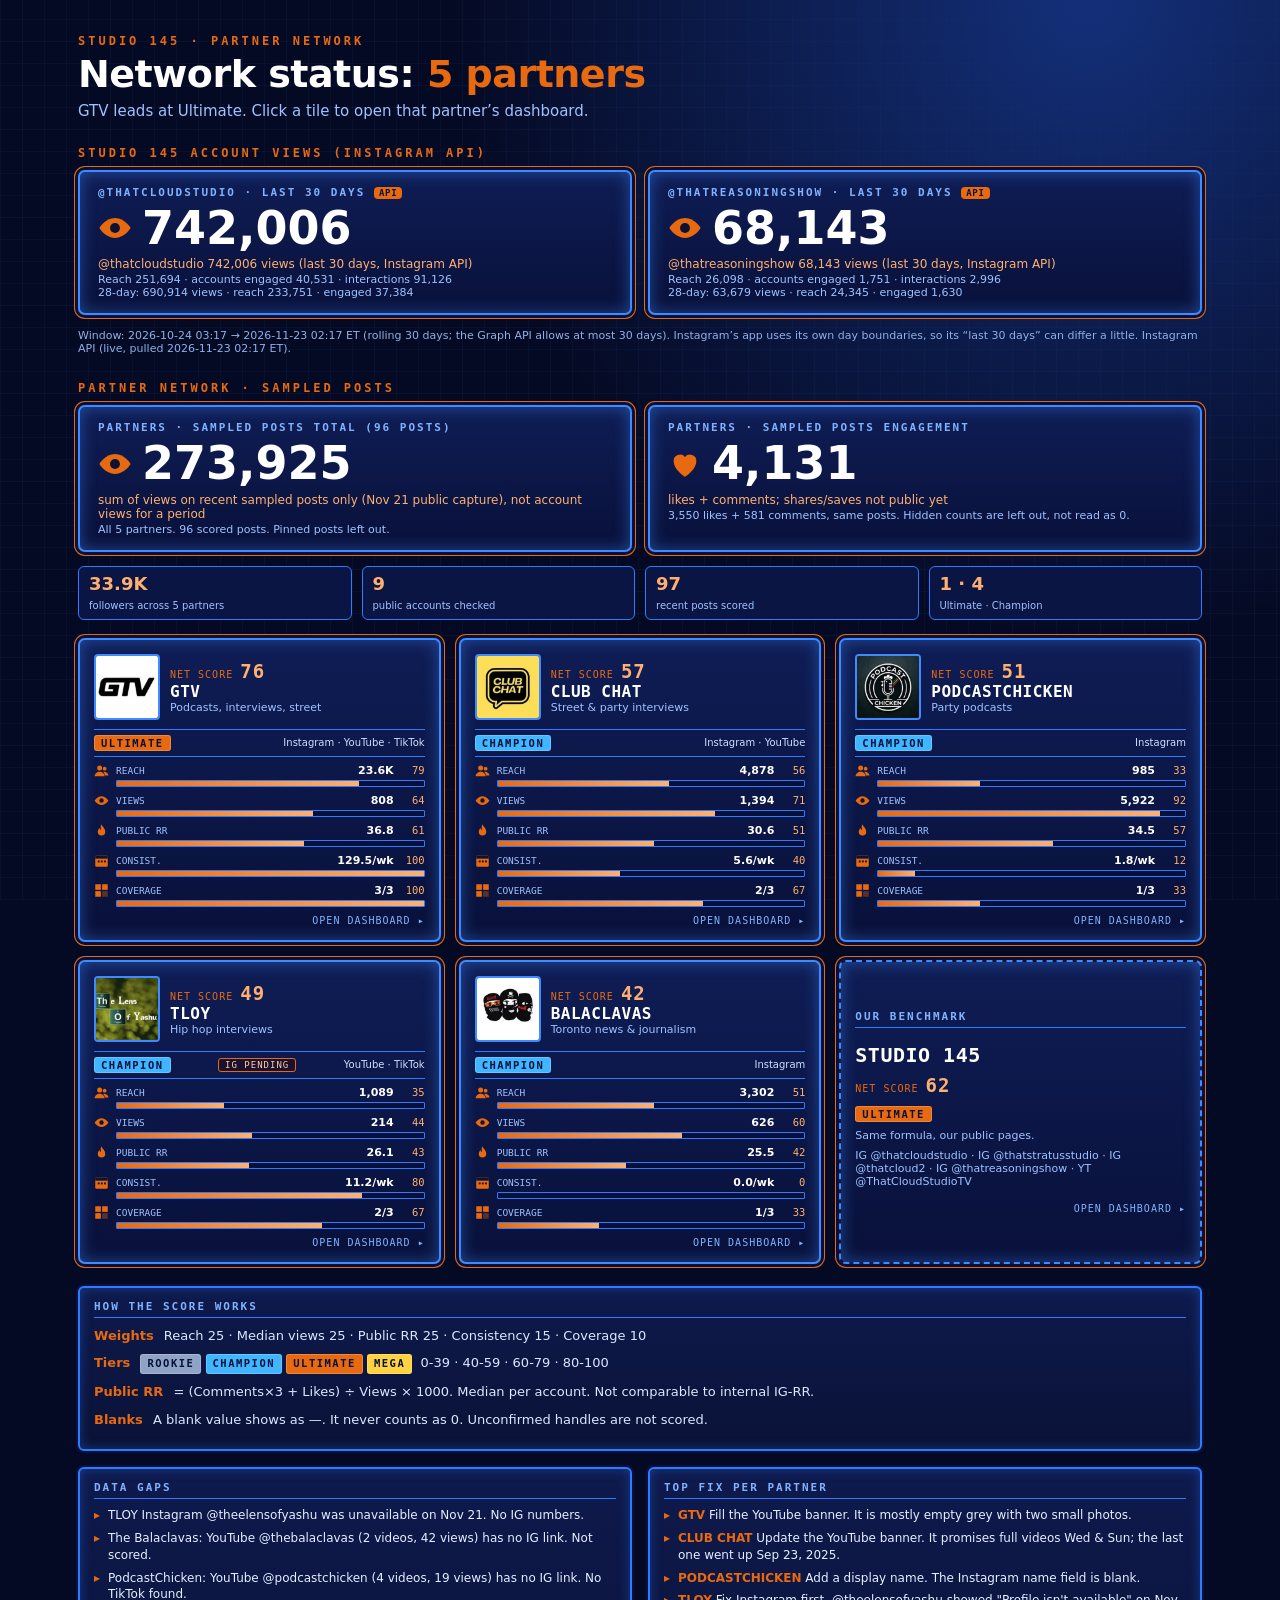
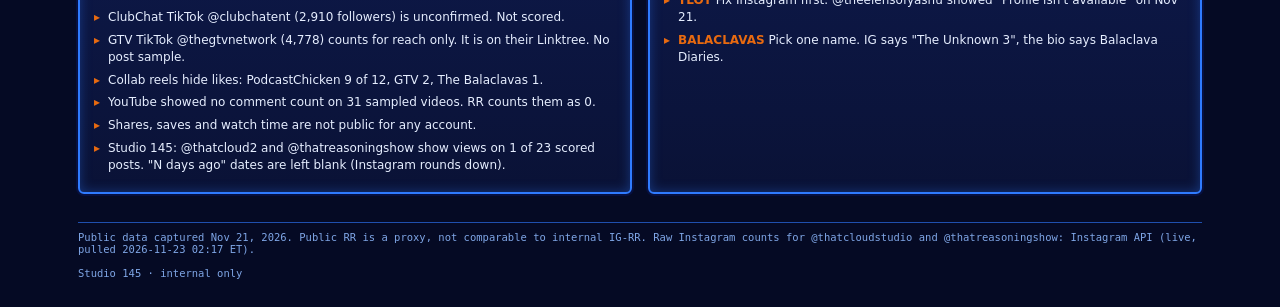
<file: index.html>
<!doctype html>
<html lang="en">
<head>
<meta charset="utf-8">
<meta name="viewport" content="width=device-width, initial-scale=1">
<meta name="robots" content="noindex, nofollow">
<title>Studio 145 · Partner Network</title>
<link rel="stylesheet" href="assets/style.css">
</head>
<body>
<main class="wrap" id="app"><div class="kicker">LOADING NETWORK DATA</div></main>
<script src="assets/common.js"></script>
<script src="assets/index.js"></script>
</body>
</html>
</file>
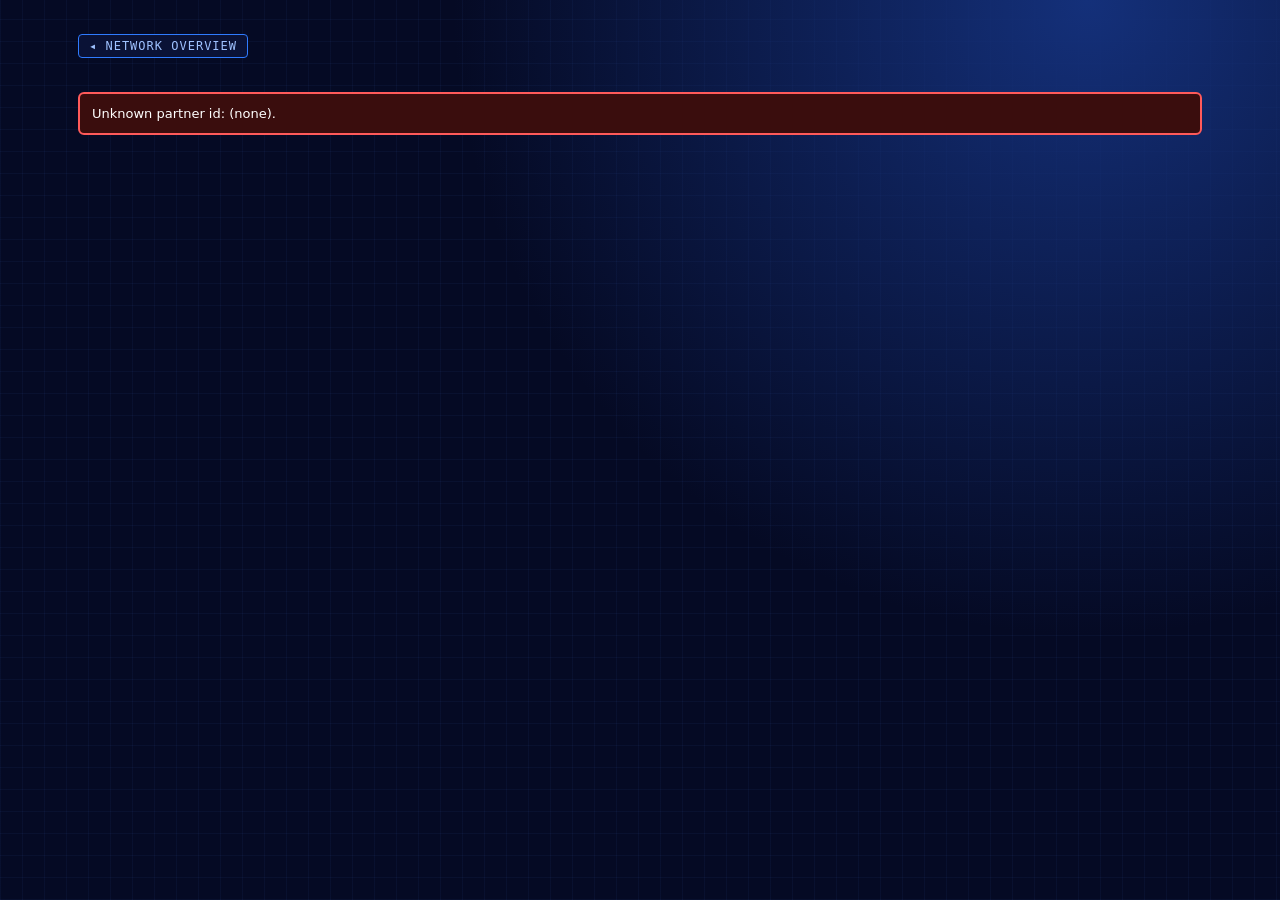
<file: partner.html>
<!doctype html>
<html lang="en">
<head>
<meta charset="utf-8">
<meta name="viewport" content="width=device-width, initial-scale=1">
<meta name="robots" content="noindex, nofollow">
<title>Studio 145 · Partner Dashboard</title>
<link rel="stylesheet" href="assets/style.css">
</head>
<body>
<main class="wrap" id="app"><div class="kicker">LOADING PARTNER DATA</div></main>
<script src="assets/common.js"></script>
<script src="assets/partner.js"></script>
</body>
</html>
</file>
<file: assets/style.css>
/* Studio 145 network dashboard. Art style from the Nov 21, 2026 partner report. */
*{box-sizing:border-box;margin:0;padding:0}
html{background:#050a24}
body{min-height:100vh;color:#e6eeff;font-family:"DejaVu Sans","Liberation Sans",Arial,sans-serif;
 background:radial-gradient(circle at 85% 0%,#14307a 0,transparent 45%),repeating-linear-gradient(0deg,rgba(80,140,255,.05) 0 1px,transparent 1px 22px),repeating-linear-gradient(90deg,rgba(80,140,255,.05) 0 1px,transparent 1px 22px),#050a24;background-attachment:fixed}
a{color:inherit}
.mono{font-family:"DejaVu Sans Mono","Liberation Mono",monospace}
.wrap{max-width:1180px;margin:0 auto;padding:34px 28px 28px}
.top{margin-bottom:18px}
.kicker{font-family:"DejaVu Sans Mono",monospace;color:#e86a10;font-size:12px;letter-spacing:3px;font-weight:bold}
h1{font-size:38px;line-height:1.1;margin-top:6px;color:#fff;letter-spacing:-.5px}
.o{color:#e86a10}
.sub{font-size:15px;color:#9fc2ff;margin-top:6px}
.back{display:inline-block;font-family:"DejaVu Sans Mono",monospace;font-size:12px;letter-spacing:1px;color:#9fc2ff;text-decoration:none;border:1px solid #2f7bff;border-radius:4px;padding:4px 10px;margin-bottom:14px;background:#0a1236}
.back:hover{color:#fff;border-color:#e86a10}
.panel{background:linear-gradient(180deg,#0e1a4d,#0a1236);border:2px solid #2f7bff;border-radius:6px;box-shadow:0 0 0 2px #071040,0 0 12px rgba(47,123,255,.35) inset;padding:12px 14px}
.ptitle{font-family:"DejaVu Sans Mono",monospace;font-size:11px;font-weight:bold;letter-spacing:2px;color:#7fb2ff;border-bottom:1px solid #2f7bff;padding-bottom:4px;margin-bottom:8px}
.ptitle.sm{font-size:9px;margin-bottom:4px}
/* header stats */
.glance{display:grid;grid-template-columns:repeat(4,1fr);gap:12px;margin-bottom:18px}
.glance.six{grid-template-columns:repeat(6,1fr)}
.glance div{border:2px solid #2f7bff;border-radius:6px;background:#0a1544;padding:10px 12px;min-width:0}
.glance b{display:block;font-size:26px;color:#e86a10;white-space:nowrap}
.glance span{font-size:11px;color:#9fc2ff}
/* tiles */
.grid{display:grid;grid-template-columns:repeat(3,1fr);gap:18px}
.card{display:block;text-decoration:none;background:linear-gradient(180deg,#0f1d55,#09113a);border:2px solid #3d8bff;border-radius:7px;box-shadow:0 0 0 3px #06103a,0 0 0 4px #e86a10,0 0 16px rgba(61,139,255,.45) inset;padding:14px;min-width:0;transition:transform .12s,box-shadow .12s}
a.card:hover,a.card:focus{transform:translateY(-3px);box-shadow:0 0 0 3px #06103a,0 0 0 4px #ffb070,0 0 22px rgba(232,106,16,.55),0 0 16px rgba(61,139,255,.6) inset;outline:none}
.chead{display:flex;gap:10px;align-items:center}
.chead img,.hhead img{width:66px;height:66px;border-radius:4px;border:2px solid #3d8bff;object-fit:cover;background:#fff;flex:0 0 auto}
.lv{font-family:"DejaVu Sans Mono",monospace;font-size:10px;color:#e86a10;letter-spacing:1px}.lv b{font-size:19px;color:#ffb070}
.cname{font-family:"DejaVu Sans Mono",monospace;font-weight:bold;font-size:16px;color:#fff;letter-spacing:.5px;overflow-wrap:anywhere}
.cname.big{font-family:"DejaVu Sans",sans-serif;font-size:24px;letter-spacing:0}
.cniche{font-size:11px;color:#9fc2ff}
.cbadge{display:flex;justify-content:space-between;align-items:center;gap:6px;flex-wrap:wrap;margin:9px 0 6px;border-top:1px solid #2f7bff;border-bottom:1px solid #2f7bff;padding:5px 0}
.plat{font-size:10px;color:#cfe0ff}
.tier{display:inline-block;font-family:"DejaVu Sans Mono",monospace;font-weight:bold;font-size:10.5px;letter-spacing:1.5px;color:#06103a;background:var(--tc);padding:2px 7px;border-radius:3px;box-shadow:0 0 0 1px #fff3 inset}
.hname .tag{display:table;margin-top:5px;white-space:normal}
.tag{display:inline-block;font-family:"DejaVu Sans Mono",monospace;font-size:9px;letter-spacing:1px;color:#ffcf9f;border:1px solid #e86a10;background:#1a1030;border-radius:3px;padding:1px 6px}
.srow{display:grid;grid-template-columns:17px 1fr auto 26px;gap:5px;row-gap:2px;align-items:center;font-size:11px;margin:6px 0}
.srow .bar{grid-column:2 / 5;height:7px}
.sb{display:grid;grid-template-columns:17px 76px 1fr 26px;gap:6px;align-items:center;font-size:11px;margin:6px 0}
.ic svg{width:15px;height:15px;fill:#e86a10;display:block}
.sl{font-family:"DejaVu Sans Mono",monospace;color:#9fc2ff;font-size:9.5px}
.sv{text-align:right;font-weight:bold;color:#fff;white-space:nowrap}
.sp{text-align:right;font-family:"DejaVu Sans Mono",monospace;color:#ffb070;font-size:10.5px}
.bar{height:9px;background:#07103a;border:1px solid #2f7bff;border-radius:1px;overflow:hidden}
.bar i{display:block;height:100%;background:linear-gradient(90deg,#e86a10,#ffb070)}
.open{margin-top:8px;text-align:right;font-family:"DejaVu Sans Mono",monospace;font-size:10px;letter-spacing:1px;color:#7fb2ff}
a.card:hover .open{color:#ffb070}
.bench{display:flex;flex-direction:column;gap:7px;justify-content:center;border-style:dashed}
.bench .cname{font-size:20px}
.bline{font-size:11px;color:#9fc2ff}
/* legend + method */
.legend{margin-top:22px}.lg div{font-size:13px;margin:8px 0;color:#dbe7ff;line-height:1.5}.lg b{color:#e86a10;margin-right:6px}
.formula{font-family:"DejaVu Sans Mono",monospace;font-size:13px;color:#fff;background:#140c20;border:1px solid #e86a10;padding:8px;border-radius:4px;text-align:center;margin:6px 0}
.mline{font-size:12px;color:#dbe7ff;margin:5px 0}.mline.warn{color:#ffb070;font-weight:bold}
/* lists */
.two{display:grid;grid-template-columns:1fr 1fr;gap:16px;margin-top:16px}
.ul{list-style:none}.ul li{font-size:12px;margin:6px 0;padding-left:14px;position:relative;line-height:1.4}
.ul li:before{content:"\25B8";color:#e86a10;position:absolute;left:0}
.fixes ul{list-style:none}.fixes li{font-size:12.5px;margin:7px 0;display:flex;gap:8px;line-height:1.35}
.num{flex:0 0 19px;height:19px;background:#e86a10;color:#06103a;font-weight:bold;border-radius:3px;text-align:center;font-size:11px;line-height:19px}
.watch{font-size:12px;color:#ffcf9f;background:#1a1030;border-left:3px solid #e86a10;padding:7px 10px;margin-top:14px}
/* partner hero */
.hero{background:linear-gradient(180deg,#0e1a4d,#0a1236);border:2px solid #3d8bff;border-radius:7px;box-shadow:0 0 0 3px #06103a,0 0 0 4px #e86a10;padding:14px 16px;margin-bottom:20px}
.hhead{display:flex;align-items:center;gap:14px}
.hhead img{width:84px;height:84px;border-radius:5px}
.hname{flex:1;min-width:0}
.hscore{text-align:center;border:2px solid #e86a10;border-radius:5px;padding:5px 14px;background:#140c20}
.big2{font-size:38px;font-weight:bold;color:#fff;line-height:1.05}
.section{font-family:"DejaVu Sans Mono",monospace;color:#e86a10;font-size:12px;letter-spacing:3px;font-weight:bold;margin:26px 0 10px}
/* account cards */
.pages{display:grid;grid-template-columns:1fr;gap:20px}
.acard{background:linear-gradient(180deg,#0f1d55,#09113a);border:2px solid #3d8bff;border-radius:7px;box-shadow:0 0 0 3px #06103a,0 0 0 4px var(--pc,#e86a10),0 0 16px rgba(61,139,255,.45) inset;padding:14px;min-width:0}
.acard.pending{border-style:dashed;box-shadow:0 0 0 3px #06103a,0 0 0 4px #6f86b8}
.ahead{display:flex;align-items:center;gap:10px;flex-wrap:wrap}
.pchip{font-family:"DejaVu Sans Mono",monospace;font-weight:bold;font-size:12px;color:#06103a;background:var(--pc);border-radius:3px;padding:2px 8px}
.ahandle{font-family:"DejaVu Sans Mono",monospace;font-weight:bold;font-size:16px;color:#fff;text-decoration:none;overflow-wrap:anywhere}
a.ahandle:hover{color:#ffb070}
.astatus{font-size:11px;color:#8fb0e8;margin-left:auto}
.astats{display:grid;grid-template-columns:repeat(8,1fr);gap:8px;margin:12px 0}
.astats div{border:1px solid #2f7bff;border-radius:4px;background:#0a1544;padding:6px 8px;min-width:0}
.astats b{display:block;font-size:17px;color:#fff;white-space:nowrap}
.astats span{font-family:"DejaVu Sans Mono",monospace;font-size:9px;color:#9fc2ff;letter-spacing:.5px}
.spark svg{display:block;width:100%;height:46px;border-bottom:1px solid #2f7bff}
.spark .spm{font-size:10px;color:#9fc2ff;text-align:right;margin-top:2px}
.tscroll{overflow-x:auto;margin-top:10px}
table.st{width:100%;border-collapse:collapse;font-size:12px}
.st th{font-family:"DejaVu Sans Mono",monospace;font-size:9.5px;color:#7fb2ff;text-align:left;border-bottom:1px solid #2f7bff;padding:5px 6px;font-weight:normal;letter-spacing:.5px;white-space:nowrap}
.st td{padding:5px 6px;border-bottom:1px solid #1b2f74;color:#fff;vertical-align:top}
.st td.r,.st th.r{text-align:right}
.st td small{color:#8fb0e8;font-size:10px}
.st tr.pin td{opacity:.55}
.st a{color:#9fc2ff}
.na{color:#6f86b8}
.foot{display:flex;justify-content:space-between;gap:12px;flex-wrap:wrap;font-size:10.5px;color:#7fa6e6;border-top:1px solid #1f4fae;padding-top:8px;margin-top:28px;font-family:"DejaVu Sans Mono",monospace}
.err{background:#3a0d0d;border:2px solid #ff5a5a;color:#fff;padding:12px;border-radius:6px;margin:20px 0;font-size:13px}
@media (max-width:1000px){.grid{grid-template-columns:1fr 1fr}.astats{grid-template-columns:repeat(4,1fr)}.glance.six{grid-template-columns:repeat(3,1fr)}}
@media (max-width:640px){
 .wrap{padding:22px 14px}
 h1{font-size:28px}
 .grid,.two{grid-template-columns:1fr}
 .glance,.glance.six{grid-template-columns:1fr 1fr}
 .glance b{font-size:22px}
 .astats{grid-template-columns:repeat(2,1fr)}
 .hhead{flex-wrap:wrap}.hhead img{width:64px;height:64px}
 .cname.big{font-size:20px}
 .astatus{margin-left:0;width:100%}
}
/* banner metrics (v1.1) */
.banners{display:grid;grid-template-columns:1fr 1fr;gap:16px;margin-bottom:14px}
.banners.three{grid-template-columns:repeat(3,1fr)}
.banner{background:linear-gradient(180deg,#0f1d55,#09113a);border:2px solid #3d8bff;border-radius:7px;box-shadow:0 0 0 3px #06103a,0 0 0 4px #e86a10,0 0 16px rgba(61,139,255,.45) inset;padding:14px 18px;min-width:0}
.banner .bk{font-family:"DejaVu Sans Mono",monospace;font-size:11px;font-weight:bold;letter-spacing:2px;color:#7fb2ff}
.banner .bv{display:flex;align-items:center;gap:10px;font-size:46px;font-weight:bold;color:#fff;line-height:1.1;margin:4px 0;white-space:nowrap}
.banner .bv svg{width:34px;height:34px;fill:#e86a10;flex:0 0 auto}
.banner .bl{font-size:12px;color:#ffb070}
.banner .bs{font-size:11px;color:#9fc2ff;margin-top:2px}
.glance.small{gap:10px;margin-bottom:18px}
.glance.small div{padding:6px 10px;border-width:1px}
.glance.small b{font-size:18px;color:#ffb070}
.glance.small span{font-size:10px}
.glance.five{grid-template-columns:repeat(5,1fr)}
@media (max-width:1000px){.banners.three{grid-template-columns:1fr 1fr}.glance.five{grid-template-columns:repeat(3,1fr)}}
@media (max-width:640px){.banners,.banners.three{grid-template-columns:1fr}.banner .bv{font-size:36px}.glance.five{grid-template-columns:1fr 1fr}}
.st td:first-child{white-space:nowrap}

/* Instagram API overlay (Nov 23) */
.apitag{display:inline-block;font-size:9px;letter-spacing:.08em;padding:1px 5px;border-radius:4px;background:#e86a10;color:#0a1236;font-weight:700;vertical-align:middle}
.sup{display:inline-block;color:#8fa3c7;font-size:11px;opacity:.85}
.was{color:#6f86b8;font-size:9px}
.apiline{font-size:11px;color:#8fb0e8;margin:6px 0 8px}
</file>
